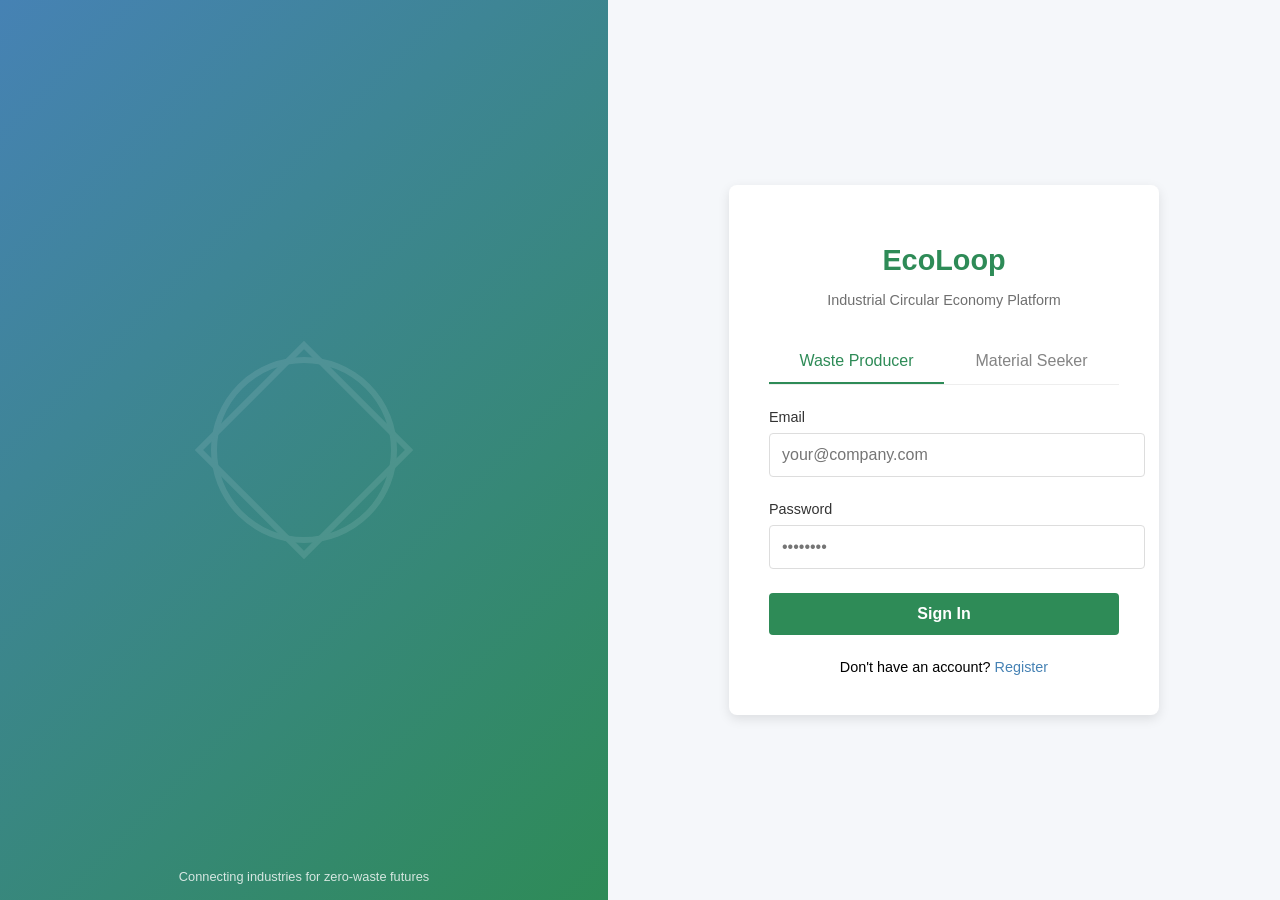
<file: sample/index.html>
<!DOCTYPE html>
<html lang="en">
<head>
    <meta charset="UTF-8">
    <meta name="viewport" content="width=device-width, initial-scale=1.0">
    <title>EcoLoop | Industrial Waste Management</title>
    <style>
        :root {
            --primary: #2E8B57;
            --secondary: #4682B4;
            --light: #F5F7FA;
            --dark: #333333;
        }
        
        body {
            font-family: 'Open Sans', sans-serif;
            margin: 0;
            padding: 0;
            display: flex;
            min-height: 100vh;
            background-color: var(--light);
        }
        
        .login-container {
            display: flex;
            width: 100%;
        }
        
        .illustration-side {
            flex: 1;
            background: linear-gradient(135deg, var(--secondary), var(--primary));
            display: flex;
            justify-content: center;
            align-items: center;
            position: relative;
            overflow: hidden;
        }
        
        .illustration-side::before {
            content: "";
            position: absolute;
            width: 300px;
            height: 300px;
            background: url('data:image/svg+xml;utf8,<svg xmlns="http://www.w3.org/2000/svg" viewBox="0 0 100 100"><path d="M50,15 L85,50 L50,85 L15,50 Z" fill="none" stroke="white" stroke-width="2"/><circle cx="50" cy="50" r="30" fill="none" stroke="white" stroke-width="2"/></svg>') no-repeat;
            opacity: 0.1;
            background-size: contain;
        }
        
        .form-side {
            flex: 1;
            display: flex;
            justify-content: center;
            align-items: center;
            padding: 2rem;
        }
        
        .login-form {
            width: 350px;
            background: white;
            padding: 2.5rem;
            border-radius: 8px;
            box-shadow: 0 4px 12px rgba(0,0,0,0.1);
        }
        
        .logo {
            text-align: center;
            margin-bottom: 2rem;
        }
        
        .logo h1 {
            color: var(--primary);
            font-weight: 700;
            font-size: 1.8rem;
            margin-bottom: 0.5rem;
        }
        
        .logo p {
            color: var(--dark);
            opacity: 0.7;
            font-size: 0.9rem;
        }
        
        .role-tabs {
            display: flex;
            margin-bottom: 1.5rem;
            border-bottom: 1px solid #eee;
        }
        
        .role-tab {
            flex: 1;
            text-align: center;
            padding: 0.75rem;
            cursor: pointer;
            color: var(--dark);
            opacity: 0.6;
            transition: all 0.3s ease;
        }
        
        .role-tab.active {
            color: var(--primary);
            opacity: 1;
            border-bottom: 2px solid var(--primary);
        }
        
        .form-group {
            margin-bottom: 1.5rem;
        }
        
        .form-group label {
            display: block;
            margin-bottom: 0.5rem;
            color: var(--dark);
            font-size: 0.9rem;
        }
        
        .form-group input {
            width: 100%;
            padding: 0.75rem;
            border: 1px solid #ddd;
            border-radius: 4px;
            font-size: 1rem;
        }
        
        .submit-btn {
            width: 100%;
            padding: 0.75rem;
            background-color: var(--primary);
            color: white;
            border: none;
            border-radius: 4px;
            font-size: 1rem;
            font-weight: 600;
            cursor: pointer;
            transition: background-color 0.3s ease;
        }
        
        .submit-btn:hover {
            background-color: #247245;
        }
        
        .register-link {
            text-align: center;
            margin-top: 1.5rem;
            font-size: 0.9rem;
        }
        
        .register-link a {
            color: var(--secondary);
            text-decoration: none;
        }
        
        footer {
            position: absolute;
            bottom: 1rem;
            width: 100%;
            text-align: center;
            color: white;
            font-size: 0.8rem;
            opacity: 0.8;
        }
    </style>
</head>
<body>
    <div class="login-container">
        <div class="illustration-side">
            <footer>Connecting industries for zero-waste futures</footer>
        </div>
        <div class="form-side">
            <div class="login-form">
                <div class="logo">
                    <h1>EcoLoop</h1>
                    <p>Industrial Circular Economy Platform</p>
                </div>
                
                <div class="role-tabs">
                    <div class="role-tab active">Waste Producer</div>
                    <div class="role-tab">Material Seeker</div>
                </div>
                
                <form>
                    <div class="form-group">
                        <label for="email">Email</label>
                        <input type="email" id="email" placeholder="your@company.com">
                    </div>
                    
                    <div class="form-group">
                        <label for="password">Password</label>
                        <input type="password" id="password" placeholder="••••••••">
                    </div>
                    
                    <button type="submit" class="submit-btn">Sign In</button>
                    
                    <div class="register-link">
                        Don't have an account? <a href="#">Register</a>
                    </div>
                </form>
            </div>
        </div>
    </div>
</body>
</html>
</file>
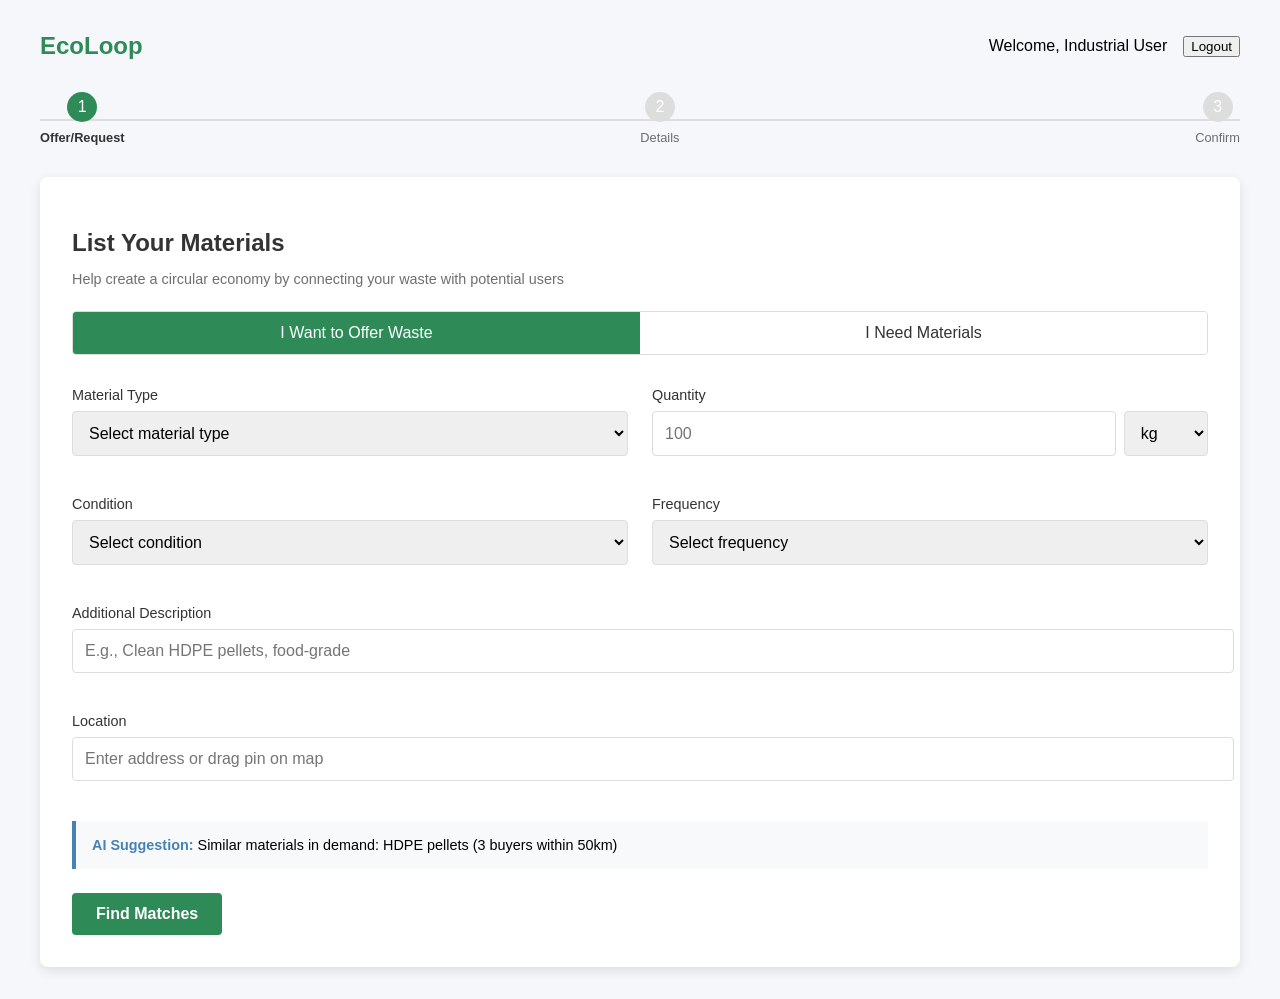
<file: sample/form1.html>
<!DOCTYPE html>
<html lang="en">
<head>
    <meta charset="UTF-8">
    <meta name="viewport" content="width=device-width, initial-scale=1.0">
    <title>List Materials | EcoLoop</title>
    <style>
        :root {
            --primary: #2E8B57;
            --secondary: #4682B4;
            --light: #F5F7FA;
            --dark: #333333;
        }
        
        body {
            font-family: 'Open Sans', sans-serif;
            margin: 0;
            padding: 0;
            background-color: var(--light);
        }
        
        .container {
            max-width: 1200px;
            margin: 0 auto;
            padding: 2rem;
        }
        
        header {
            display: flex;
            justify-content: space-between;
            align-items: center;
            margin-bottom: 2rem;
        }
        
        .logo {
            font-weight: 700;
            font-size: 1.5rem;
            color: var(--primary);
        }
        
        .user-menu {
            display: flex;
            align-items: center;
            gap: 1rem;
        }
        
        .progress-bar {
            margin-bottom: 2rem;
        }
        
        .progress-steps {
            display: flex;
            justify-content: space-between;
            position: relative;
            margin-bottom: 1rem;
        }
        
        .progress-steps::before {
            content: "";
            position: absolute;
            top: 50%;
            left: 0;
            right: 0;
            height: 2px;
            background-color: #ddd;
            z-index: 1;
        }
        
        .step {
            position: relative;
            z-index: 2;
            text-align: center;
        }
        
        .step-number {
            width: 30px;
            height: 30px;
            border-radius: 50%;
            background-color: #ddd;
            color: white;
            display: flex;
            justify-content: center;
            align-items: center;
            margin: 0 auto 0.5rem;
        }
        
        .step.active .step-number {
            background-color: var(--primary);
        }
        
        .step.completed .step-number {
            background-color: var(--primary);
        }
        
        .step-label {
            font-size: 0.8rem;
            color: var(--dark);
            opacity: 0.7;
        }
        
        .step.active .step-label {
            opacity: 1;
            font-weight: 600;
        }
        
        .form-container {
            background: white;
            padding: 2rem;
            border-radius: 8px;
            box-shadow: 0 4px 12px rgba(0,0,0,0.1);
        }
        
        .form-header {
            margin-bottom: 1.5rem;
        }
        
        .form-header h2 {
            color: var(--dark);
            margin-bottom: 0.5rem;
        }
        
        .form-header p {
            color: var(--dark);
            opacity: 0.7;
            font-size: 0.9rem;
        }
        
        .offer-request-toggle {
            display: flex;
            margin-bottom: 2rem;
            border-radius: 4px;
            overflow: hidden;
            border: 1px solid #ddd;
        }
        
        .toggle-option {
            flex: 1;
            text-align: center;
            padding: 0.75rem;
            cursor: pointer;
            background-color: white;
            color: var(--dark);
            transition: all 0.3s ease;
        }
        
        .toggle-option.active {
            background-color: var(--primary);
            color: white;
        }
        
        .form-grid {
            display: grid;
            grid-template-columns: 1fr 1fr;
            gap: 1.5rem;
            margin-bottom: 1.5rem;
        }
        
        .form-group {
            margin-bottom: 1rem;
        }
        
        .form-group label {
            display: block;
            margin-bottom: 0.5rem;
            color: var(--dark);
            font-size: 0.9rem;
        }
        
        .form-group input,
        .form-group select {
            width: 100%;
            padding: 0.75rem;
            border: 1px solid #ddd;
            border-radius: 4px;
            font-size: 1rem;
        }
        
        .form-group.full-width {
            grid-column: span 2;
        }
        
        .ai-suggestion {
            background-color: #f8f9fa;
            border-left: 4px solid var(--secondary);
            padding: 1rem;
            margin-bottom: 1.5rem;
            font-size: 0.9rem;
        }
        
        .ai-suggestion strong {
            color: var(--secondary);
        }
        
        .submit-btn {
            padding: 0.75rem 1.5rem;
            background-color: var(--primary);
            color: white;
            border: none;
            border-radius: 4px;
            font-size: 1rem;
            font-weight: 600;
            cursor: pointer;
            transition: background-color 0.3s ease;
        }
        
        .submit-btn:hover {
            background-color: #247245;
        }
    </style>
</head>
<body>
    <div class="container">
        <header>
            <div class="logo">EcoLoop</div>
            <div class="user-menu">
                <span>Welcome, Industrial User</span>
                <button>Logout</button>
            </div>
        </header>
        
        <div class="progress-bar">
            <div class="progress-steps">
                <div class="step active">
                    <div class="step-number">1</div>
                    <div class="step-label">Offer/Request</div>
                </div>
                <div class="step">
                    <div class="step-number">2</div>
                    <div class="step-label">Details</div>
                </div>
                <div class="step">
                    <div class="step-number">3</div>
                    <div class="step-label">Confirm</div>
                </div>
            </div>
        </div>
        
        <div class="form-container">
            <div class="form-header">
                <h2>List Your Materials</h2>
                <p>Help create a circular economy by connecting your waste with potential users</p>
            </div>
            
            <div class="offer-request-toggle">
                <div class="toggle-option active">I Want to Offer Waste</div>
                <div class="toggle-option">I Need Materials</div>
            </div>
            
            <form>
                <div class="form-grid">
                    <div class="form-group">
                        <label for="material-type">Material Type</label>
                        <select id="material-type">
                            <option value="">Select material type</option>
                            <option value="plastics">Plastics</option>
                            <option value="metals">Metals</option>
                            <option value="chemicals">Chemicals</option>
                            <option value="organics">Organics</option>
                            <option value="other">Other</option>
                        </select>
                    </div>
                    
                    <div class="form-group">
                        <label for="quantity">Quantity</label>
                        <div style="display: flex;">
                            <input type="number" id="quantity" placeholder="100">
                            <select style="width: 100px; margin-left: 0.5rem;">
                                <option>kg</option>
                                <option>tons</option>
                                <option>liters</option>
                            </select>
                        </div>
                    </div>
                    
                    <div class="form-group">
                        <label for="condition">Condition</label>
                        <select id="condition">
                            <option value="">Select condition</option>
                            <option value="new">New</option>
                            <option value="used">Used</option>
                            <option value="processed">Processed</option>
                            <option value="mixed">Mixed</option>
                        </select>
                    </div>
                    
                    <div class="form-group">
                        <label for="frequency">Frequency</label>
                        <select id="frequency">
                            <option value="">Select frequency</option>
                            <option value="one-time">One-time</option>
                            <option value="weekly">Weekly</option>
                            <option value="monthly">Monthly</option>
                        </select>
                    </div>
                    
                    <div class="form-group full-width">
                        <label for="description">Additional Description</label>
                        <input type="text" id="description" placeholder="E.g., Clean HDPE pellets, food-grade">
                    </div>
                    
                    <div class="form-group full-width">
                        <label for="location">Location</label>
                        <input type="text" id="location" placeholder="Enter address or drag pin on map">
                        <!-- Map integration would go here -->
                    </div>
                </div>
                
                <div class="ai-suggestion">
                    <strong>AI Suggestion:</strong> Similar materials in demand: HDPE pellets (3 buyers within 50km)
                </div>
                
                <button type="submit" class="submit-btn">Find Matches</button>
            </form>
        </div>
    </div>
</body>
</html>
</file>
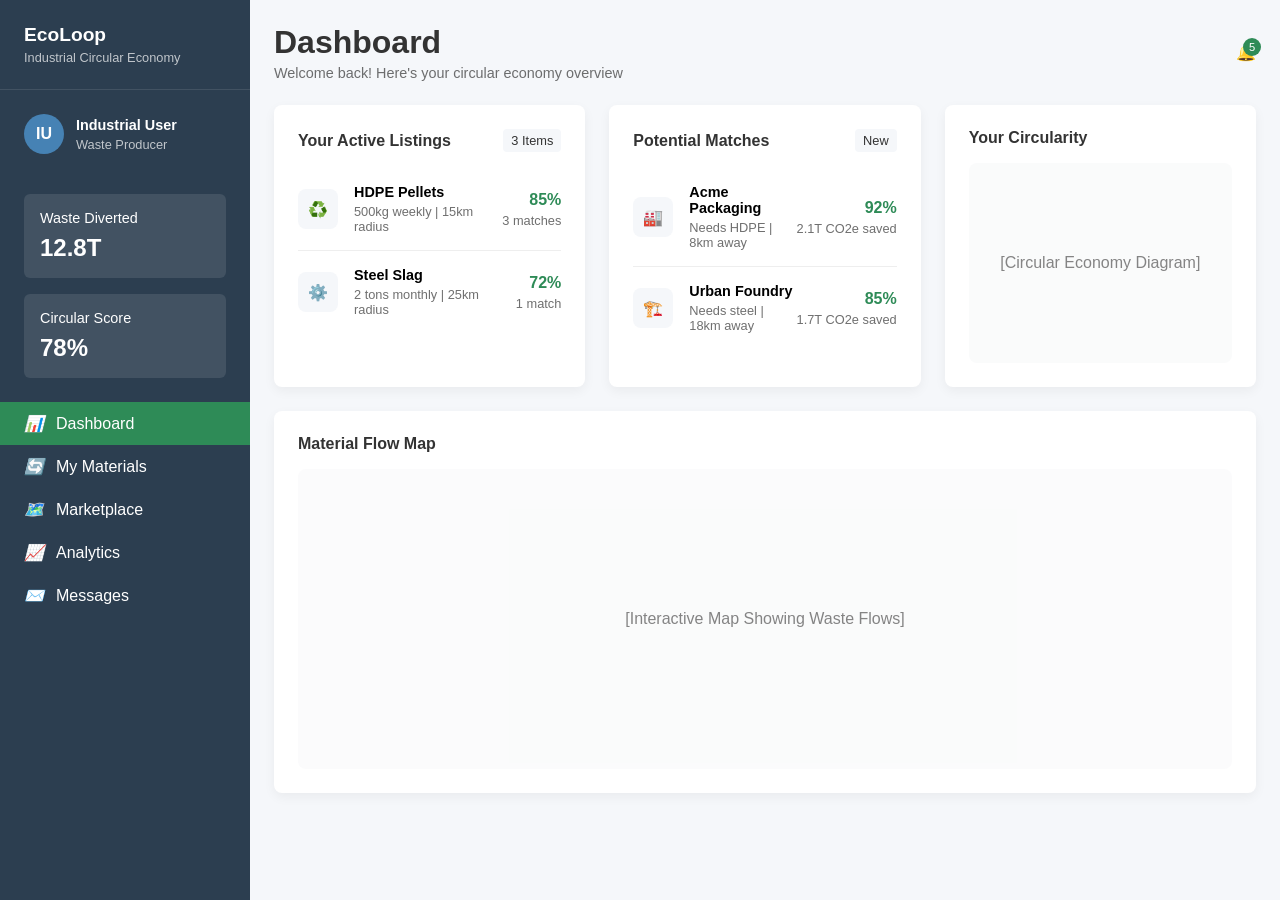
<file: sample/form2.html>
<!DOCTYPE html>
<html lang="en">
<head>
    <meta charset="UTF-8">
    <meta name="viewport" content="width=device-width, initial-scale=1.0">
    <title>Dashboard | EcoLoop</title>
    <style>
        :root {
            --primary: #2E8B57;
            --secondary: #4682B4;
            --light: #F5F7FA;
            --dark: #333333;
            --sidebar: #2C3E50;
        }
        
        body {
            font-family: 'Open Sans', sans-serif;
            margin: 0;
            padding: 0;
            display: flex;
            min-height: 100vh;
            background-color: var(--light);
        }
        
        .sidebar {
            width: 250px;
            background-color: var(--sidebar);
            color: white;
            padding: 1.5rem 0;
        }
        
        .sidebar-header {
            padding: 0 1.5rem 1.5rem;
            border-bottom: 1px solid rgba(255,255,255,0.1);
        }
        
        .sidebar-header h2 {
            margin: 0;
            font-size: 1.2rem;
        }
        
        .sidebar-header p {
            margin: 0.25rem 0 0;
            font-size: 0.8rem;
            opacity: 0.7;
        }
        
        .user-profile {
            display: flex;
            align-items: center;
            padding: 1.5rem;
            margin-bottom: 1rem;
        }
        
        .user-avatar {
            width: 40px;
            height: 40px;
            border-radius: 50%;
            background-color: var(--secondary);
            display: flex;
            justify-content: center;
            align-items: center;
            margin-right: 0.75rem;
            font-weight: bold;
        }
        
        .user-info h4 {
            margin: 0;
            font-size: 0.9rem;
        }
        
        .user-info p {
            margin: 0.25rem 0 0;
            font-size: 0.8rem;
            opacity: 0.7;
        }
        
        .stats-card {
            background-color: rgba(255,255,255,0.1);
            border-radius: 6px;
            padding: 1rem;
            margin: 0 1.5rem 1rem;
        }
        
        .stats-card h3 {
            margin: 0 0 0.5rem;
            font-size: 0.9rem;
            font-weight: normal;
        }
        
        .stats-card p {
            margin: 0;
            font-size: 1.5rem;
            font-weight: bold;
        }
        
        .nav-menu {
            margin-top: 1.5rem;
        }
        
        .nav-item {
            padding: 0.75rem 1.5rem;
            display: flex;
            align-items: center;
            cursor: pointer;
            transition: background-color 0.3s ease;
        }
        
        .nav-item:hover {
            background-color: rgba(255,255,255,0.1);
        }
        
        .nav-item.active {
            background-color: var(--primary);
        }
        
        .nav-item i {
            margin-right: 0.75rem;
            font-size: 1rem;
        }
        
        .main-content {
            flex: 1;
            padding: 1.5rem;
        }
        
        .header-bar {
            display: flex;
            justify-content: space-between;
            align-items: center;
            margin-bottom: 1.5rem;
        }
        
        .page-title h1 {
            margin: 0;
            color: var(--dark);
        }
        
        .page-title p {
            margin: 0.25rem 0 0;
            color: var(--dark);
            opacity: 0.7;
            font-size: 0.9rem;
        }
        
        .notification-bell {
            position: relative;
            cursor: pointer;
        }
        
        .notification-badge {
            position: absolute;
            top: -5px;
            right: -5px;
            background-color: var(--primary);
            color: white;
            border-radius: 50%;
            width: 18px;
            height: 18px;
            display: flex;
            justify-content: center;
            align-items: center;
            font-size: 0.7rem;
        }
        
        .dashboard-cards {
            display: grid;
            grid-template-columns: repeat(3, 1fr);
            gap: 1.5rem;
            margin-bottom: 1.5rem;
        }
        
        .card {
            background: white;
            border-radius: 8px;
            padding: 1.5rem;
            box-shadow: 0 4px 12px rgba(0,0,0,0.05);
        }
        
        .card-header {
            display: flex;
            justify-content: space-between;
            align-items: center;
            margin-bottom: 1rem;
        }
        
        .card-header h3 {
            margin: 0;
            font-size: 1rem;
            color: var(--dark);
        }
        
        .card-header .badge {
            background-color: var(--light);
            color: var(--dark);
            padding: 0.25rem 0.5rem;
            border-radius: 4px;
            font-size: 0.8rem;
        }
        
        .material-card {
            display: flex;
            align-items: center;
            padding: 1rem 0;
            border-bottom: 1px solid #eee;
        }
        
        .material-card:last-child {
            border-bottom: none;
        }
        
        .material-icon {
            width: 40px;
            height: 40px;
            border-radius: 8px;
            background-color: var(--light);
            display: flex;
            justify-content: center;
            align-items: center;
            margin-right: 1rem;
            color: var(--primary);
        }
        
        .material-info {
            flex: 1;
        }
        
        .material-info h4 {
            margin: 0 0 0.25rem;
            font-size: 0.9rem;
        }
        
        .material-info p {
            margin: 0;
            font-size: 0.8rem;
            color: var(--dark);
            opacity: 0.7;
        }
        
        .material-stats {
            text-align: right;
        }
        
        .material-stats .match-score {
            font-weight: bold;
            color: var(--primary);
        }
        
        .material-stats p {
            margin: 0.25rem 0 0;
            font-size: 0.8rem;
            color: var(--dark);
            opacity: 0.7;
        }
        
        .circularity-chart {
            height: 200px;
            background-color: #f8f9fa;
            border-radius: 8px;
            display: flex;
            justify-content: center;
            align-items: center;
            margin-top: 1rem;
            color: var(--dark);
            opacity: 0.6;
        }
        
        .full-width-card {
            grid-column: span 3;
        }
        
        .map-container {
            height: 300px;
            background-color: #f8f9fa;
            border-radius: 8px;
            display: flex;
            justify-content: center;
            align-items: center;
            margin-top: 1rem;
            color: var(--dark);
            opacity: 0.6;
        }
    </style>
</head>
<body>
    <div class="sidebar">
        <div class="sidebar-header">
            <h2>EcoLoop</h2>
            <p>Industrial Circular Economy</p>
        </div>
        
        <div class="user-profile">
            <div class="user-avatar">IU</div>
            <div class="user-info">
                <h4>Industrial User</h4>
                <p>Waste Producer</p>
            </div>
        </div>
        
        <div class="stats-card">
            <h3>Waste Diverted</h3>
            <p>12.8T</p>
        </div>
        
        <div class="stats-card">
            <h3>Circular Score</h3>
            <p>78%</p>
        </div>
        
        <div class="nav-menu">
            <div class="nav-item active">
                <i>📊</i> Dashboard
            </div>
            <div class="nav-item">
                <i>🔄</i> My Materials
            </div>
            <div class="nav-item">
                <i>🗺️</i> Marketplace
            </div>
            <div class="nav-item">
                <i>📈</i> Analytics
            </div>
            <div class="nav-item">
                <i>✉️</i> Messages
            </div>
        </div>
    </div>
    
    <div class="main-content">
        <div class="header-bar">
            <div class="page-title">
                <h1>Dashboard</h1>
                <p>Welcome back! Here's your circular economy overview</p>
            </div>
            
            <div class="notification-bell">
                <span>🔔</span>
                <div class="notification-badge">5</div>
            </div>
        </div>
        
        <div class="dashboard-cards">
            <div class="card">
                <div class="card-header">
                    <h3>Your Active Listings</h3>
                    <span class="badge">3 Items</span>
                </div>
                
                <div class="material-card">
                    <div class="material-icon">♻️</div>
                    <div class="material-info">
                        <h4>HDPE Pellets</h4>
                        <p>500kg weekly | 15km radius</p>
                    </div>
                    <div class="material-stats">
                        <div class="match-score">85%</div>
                        <p>3 matches</p>
                    </div>
                </div>
                
                <div class="material-card">
                    <div class="material-icon">⚙️</div>
                    <div class="material-info">
                        <h4>Steel Slag</h4>
                        <p>2 tons monthly | 25km radius</p>
                    </div>
                    <div class="material-stats">
                        <div class="match-score">72%</div>
                        <p>1 match</p>
                    </div>
                </div>
            </div>
            
            <div class="card">
                <div class="card-header">
                    <h3>Potential Matches</h3>
                    <span class="badge">New</span>
                </div>
                
                <div class="material-card">
                    <div class="material-icon">🏭</div>
                    <div class="material-info">
                        <h4>Acme Packaging</h4>
                        <p>Needs HDPE | 8km away</p>
                    </div>
                    <div class="material-stats">
                        <div class="match-score">92%</div>
                        <p>2.1T CO2e saved</p>
                    </div>
                </div>
                
                <div class="material-card">
                    <div class="material-icon">🏗️</div>
                    <div class="material-info">
                        <h4>Urban Foundry</h4>
                        <p>Needs steel | 18km away</p>
                    </div>
                    <div class="material-stats">
                        <div class="match-score">85%</div>
                        <p>1.7T CO2e saved</p>
                    </div>
                </div>
            </div>
            
            <div class="card">
                <div class="card-header">
                    <h3>Your Circularity</h3>
                </div>
                <div class="circularity-chart">
                    [Circular Economy Diagram]
                </div>
            </div>
            
            <div class="card full-width-card">
                <div class="card-header">
                    <h3>Material Flow Map</h3>
                </div>
                <div class="map-container">
                    [Interactive Map Showing Waste Flows]
                </div>
            </div>
        </div>
    </div>
</body>
</html>
</file>
